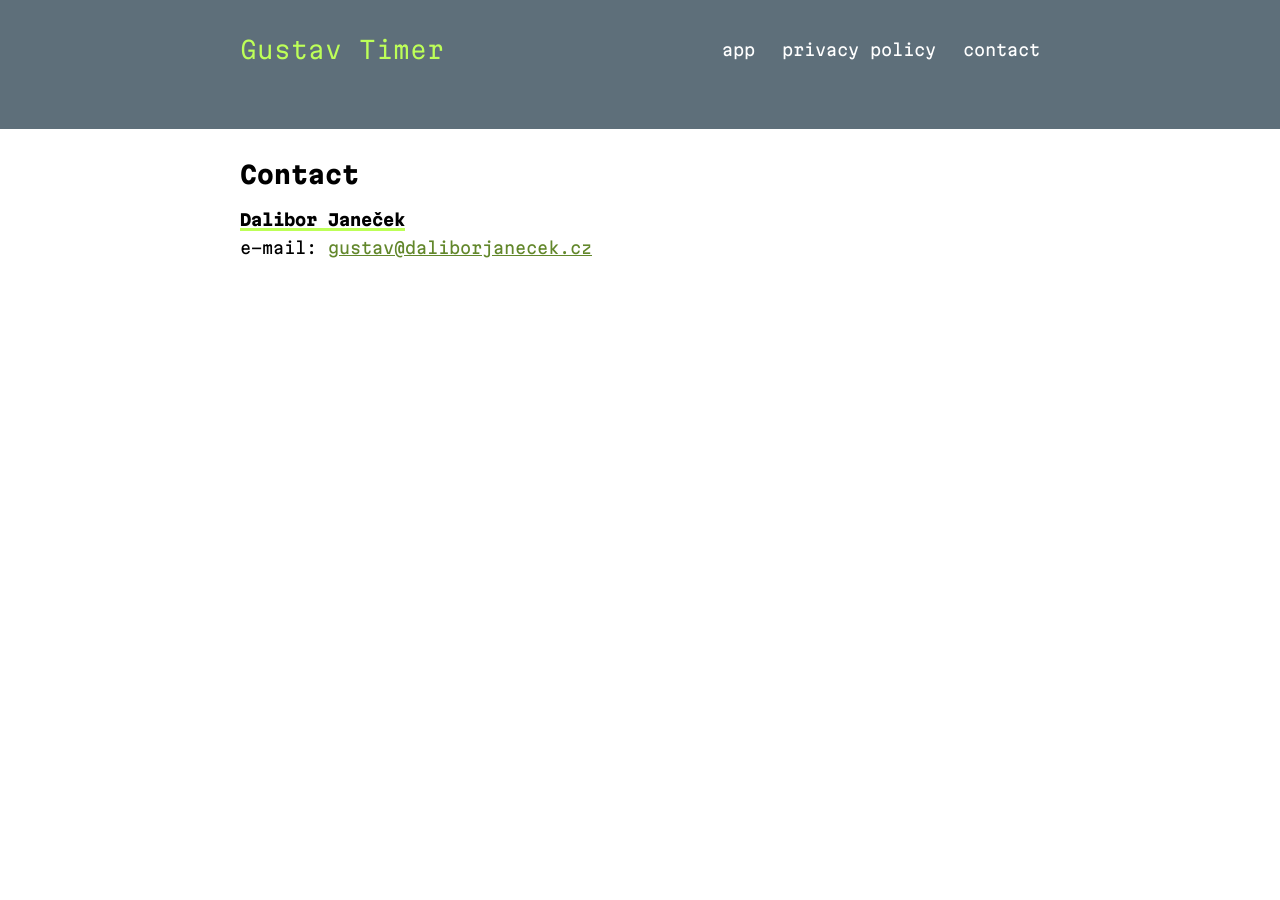
<file: docs/contact.html>
<!DOCTYPE html>
<html lang="en">
<head>
    <meta charset="UTF-8">
    <link rel="preconnect" href="https://fonts.googleapis.com">
<link rel="preconnect" href="https://fonts.gstatic.com" crossorigin>
<link href="https://fonts.googleapis.com/css2?family=Martian+Mono:wght@100..800&display=swap" rel="stylesheet">
    <link rel="stylesheet" href="style.css">
    <meta name="viewport" content="width=device-width, initial-scale=1.0">
    <title>Gustav Timer</title>
</head>
<body>
    <div class="header">
    <div class="container">
        <section>
            <div class="menu">
                <h1>Gustav Timer</h1>
                <div>
                    <a href="index.html">app</a>
                    <a href="pp.html">privacy policy</a>
                    <a href="contact.html">contact</a>
                <div>
            </div>
        </section>
    </div>
</div>
    <div class="container">
        <!-- <a href="#en">#en</a> <a href="#cz">#cz</a> -->
        <section id="en">
            <h1>Contact</h1>
            <article>
            <h3>Dalibor Janeček</h3>
                e-mail: <a href="mailto:gustav@daliborjanecek.cz">gustav@daliborjanecek.cz</a>
        </article>
        </section>
    </div>
</body>
</html>
</file>
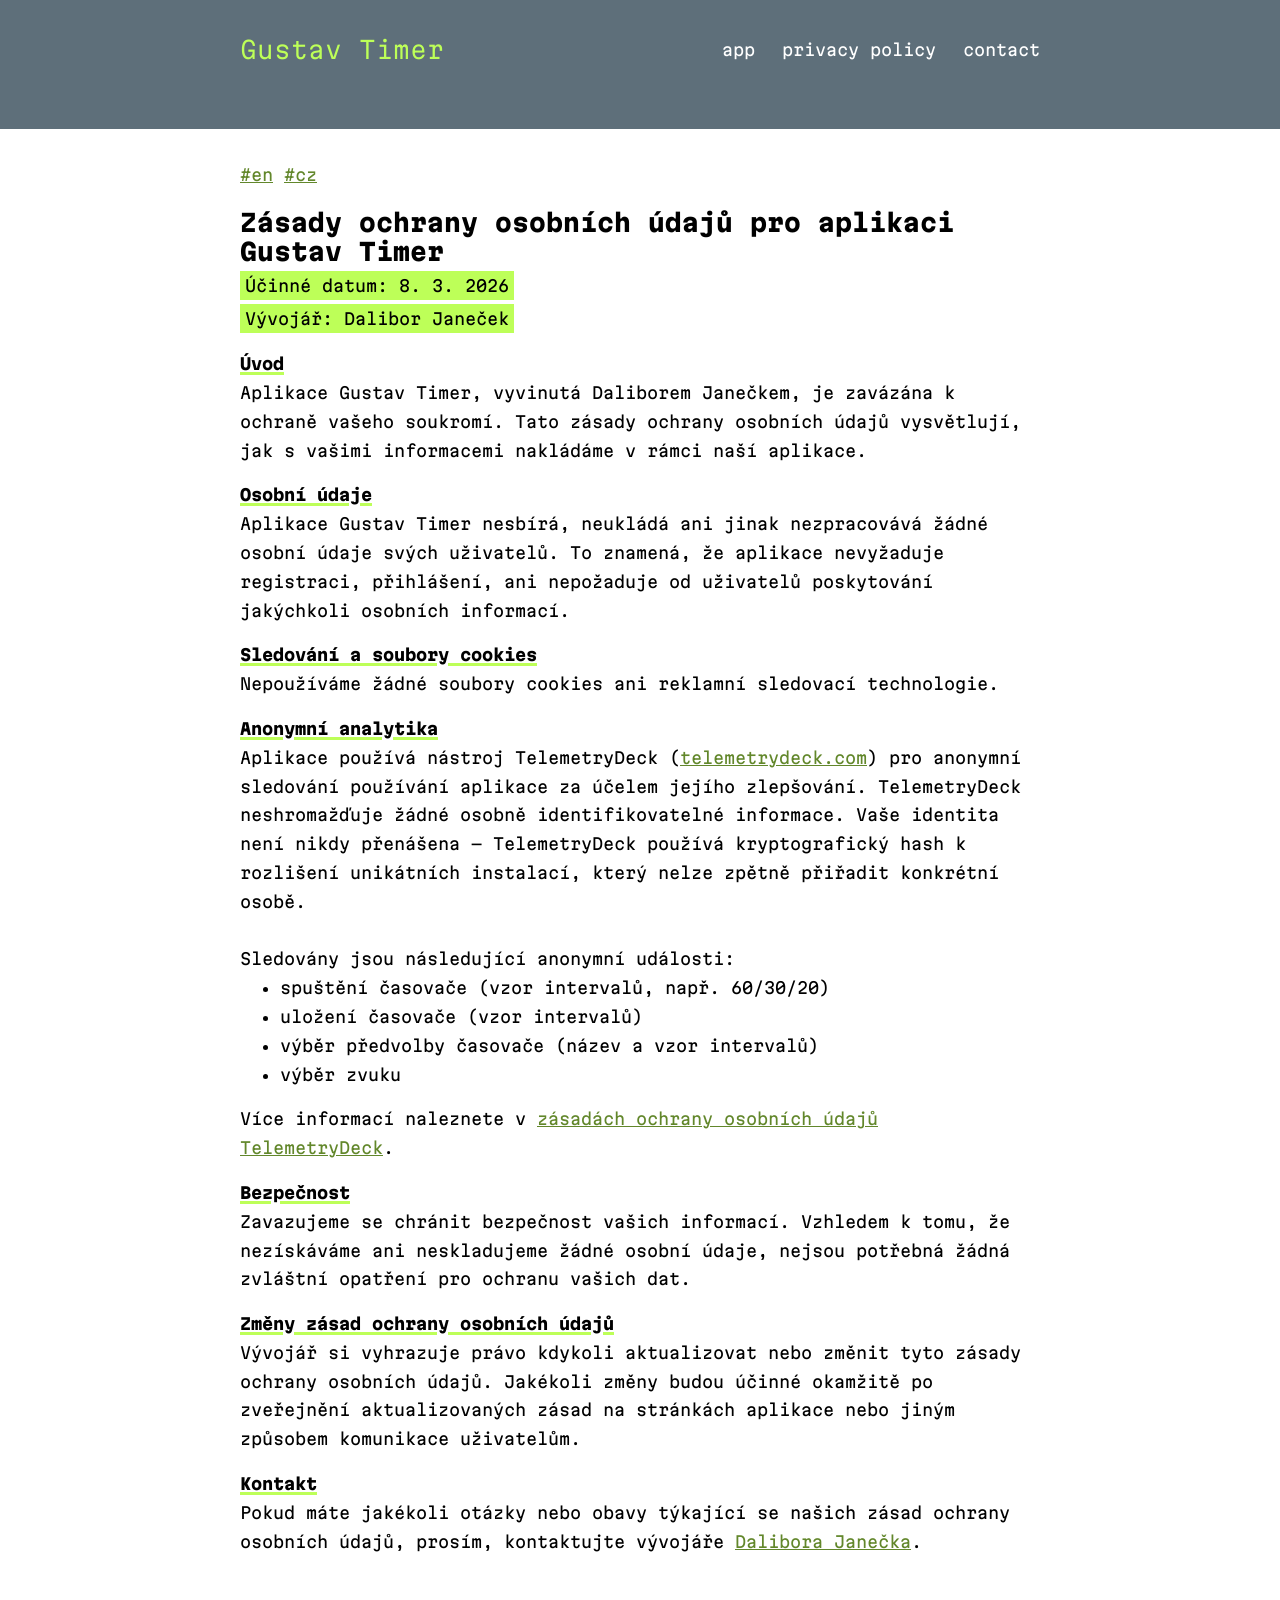
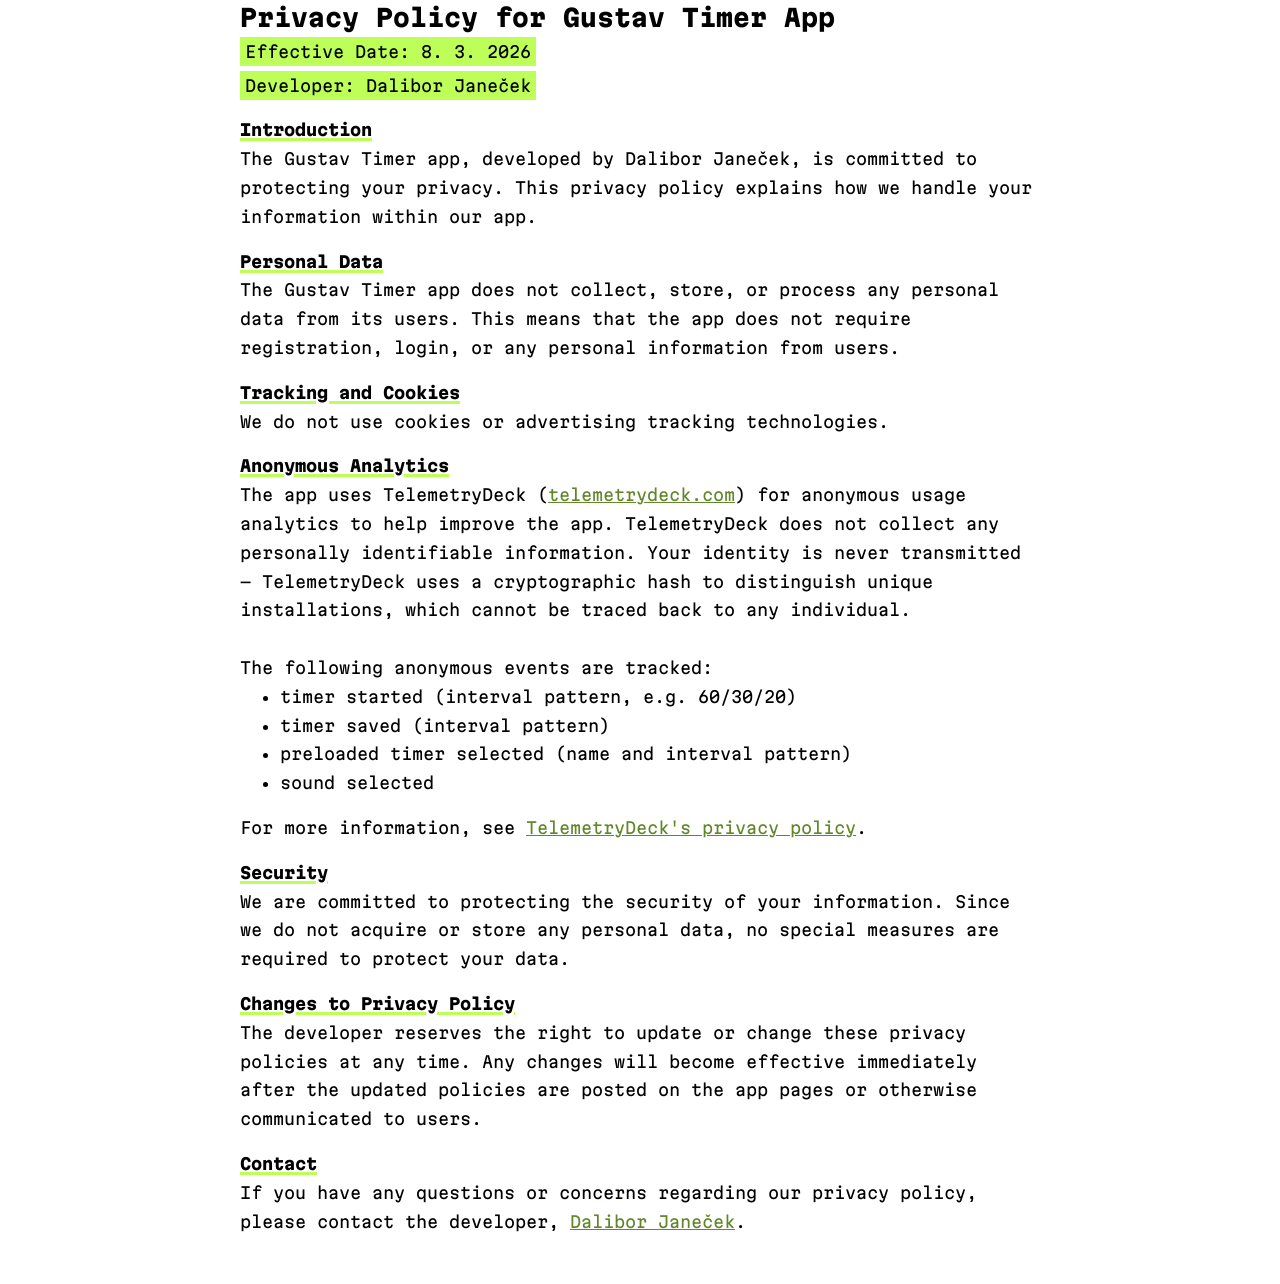
<file: docs/pp.html>
<!DOCTYPE html>
<html lang="en">
<head>
    <meta charset="UTF-8">
    <link rel="preconnect" href="https://fonts.googleapis.com">
<link rel="preconnect" href="https://fonts.gstatic.com" crossorigin>
<link href="https://fonts.googleapis.com/css2?family=Martian+Mono:wght@100..800&display=swap" rel="stylesheet">
    <link rel="stylesheet" href="style.css">
    <meta name="viewport" content="width=device-width, initial-scale=1.0">
    <title>Gustav Timer</title>
</head>
<body>
    <div class="header">
    <div class="container">
        <section>
            <div class="menu">
                <h1>Gustav Timer</h1>
                <div>
                    <a href="index.html">app</a>
                    <a href="pp.html">privacy policy</a>
                    <a href="contact.html">contact</a>
                <div>
            </div>
        </section>
    </div>
</div>
    <div class="container">
        <a href="#en">#en</a> <a href="#cz">#cz</a>
        <section id="cz">
            <h1>Zásady ochrany osobních údajů pro aplikaci Gustav Timer</h1>
            <p><span class="highlight">Účinné datum: 8. 3. 2026</span></p>
            <p><span class="highlight">Vývojář: Dalibor Janeček</span></p>
            <article>
            <h3>Úvod</h3>
            Aplikace Gustav Timer, vyvinutá Daliborem Janečkem, je zavázána k ochraně vašeho soukromí. Tato zásady ochrany osobních údajů vysvětlují, jak s vašimi informacemi nakládáme v rámci naší aplikace.
            </article>
        
            <article>
            <h3>Osobní údaje</h3>
            Aplikace Gustav Timer nesbírá, neukládá ani jinak nezpracovává žádné osobní údaje svých uživatelů. To znamená, že aplikace nevyžaduje registraci, přihlášení, ani nepožaduje od uživatelů poskytování jakýchkoli osobních informací.
            </article>
        
            <article>
            <h3>Sledování a soubory cookies</h3>
            Nepoužíváme žádné soubory cookies ani reklamní sledovací technologie.
            </article>

            <article>
            <h3>Anonymní analytika</h3>
            Aplikace používá nástroj TelemetryDeck (<a href="https://telemetrydeck.com" target="_blank">telemetrydeck.com</a>) pro anonymní sledování používání aplikace za účelem jejího zlepšování. TelemetryDeck neshromažďuje žádné osobně identifikovatelné informace. Vaše identita není nikdy přenášena — TelemetryDeck používá kryptografický hash k rozlišení unikátních instalací, který nelze zpětně přiřadit konkrétní osobě.
            <br><br>
            Sledovány jsou následující anonymní události:
            <ul>
                <li>spuštění časovače (vzor intervalů, např. 60/30/20)</li>
                <li>uložení časovače (vzor intervalů)</li>
                <li>výběr předvolby časovače (název a vzor intervalů)</li>
                <li>výběr zvuku</li>
            </ul>
            Více informací naleznete v <a href="https://telemetrydeck.com/privacy/" target="_blank">zásadách ochrany osobních údajů TelemetryDeck</a>.
            </article>
        
            <article>
            <h3>Bezpečnost</h3>
            Zavazujeme se chránit bezpečnost vašich informací. Vzhledem k tomu, že nezískáváme ani neskladujeme žádné osobní údaje, nejsou potřebná žádná zvláštní opatření pro ochranu vašich dat.
            </article>
        
            <article>
            <h3>Změny zásad ochrany osobních údajů</h3>
            Vývojář si vyhrazuje právo kdykoli aktualizovat nebo změnit tyto zásady ochrany osobních údajů. Jakékoli změny budou účinné okamžitě po zveřejnění aktualizovaných zásad na stránkách aplikace nebo jiným způsobem komunikace uživatelům.
            </article>
        
            <article>
            <h3>Kontakt</h3>
            Pokud máte jakékoli otázky nebo obavy týkající se našich zásad ochrany osobních údajů, prosím, kontaktujte vývojáře <a href="mailto:gustav@daliborjanecek.cz">Dalibora Janečka</a>.
            </article>
        </section>
        
        <section id="en">
        <h1>Privacy Policy for Gustav Timer App</h1>
        
        <p><span class="highlight">Effective Date: 8. 3. 2026</span></p>
        <p><span class="highlight">Developer: Dalibor Janeček</span></p>
        <article>
            <h3>Introduction</h3>
            The Gustav Timer app, developed by Dalibor Janeček, is committed to protecting your privacy. This privacy policy explains how we handle your information within our app.
        </article>
        
        <article>
            <h3>Personal Data</h3>
            The Gustav Timer app does not collect, store, or process any personal data from its users. This means that the app does not require registration, login, or any personal information from users.
        </article>
        
        <article>
            <h3>Tracking and Cookies</h3>
            We do not use cookies or advertising tracking technologies.
        </article>

        <article>
            <h3>Anonymous Analytics</h3>
            The app uses TelemetryDeck (<a href="https://telemetrydeck.com" target="_blank">telemetrydeck.com</a>) for anonymous usage analytics to help improve the app. TelemetryDeck does not collect any personally identifiable information. Your identity is never transmitted — TelemetryDeck uses a cryptographic hash to distinguish unique installations, which cannot be traced back to any individual.
            <br><br>
            The following anonymous events are tracked:
            <ul>
                <li>timer started (interval pattern, e.g. 60/30/20)</li>
                <li>timer saved (interval pattern)</li>
                <li>preloaded timer selected (name and interval pattern)</li>
                <li>sound selected</li>
            </ul>
            For more information, see <a href="https://telemetrydeck.com/privacy/" target="_blank">TelemetryDeck's privacy policy</a>.
        </article>
        
        <article>
            <h3>Security</h3>
            We are committed to protecting the security of your information. Since we do not acquire or store any personal data, no special measures are required to protect your data.
        </article>
        
        <article>
            <h3>Changes to Privacy Policy</h3>
            The developer reserves the right to update or change these privacy policies at any time. Any changes will become effective immediately after the updated policies are posted on the app pages or otherwise communicated to users.
        </article>
        
        <article>
            <h3>Contact</h3>
            If you have any questions or concerns regarding our privacy policy, please contact the developer, <a href="mailto:gustav@daliborjanecek.cz">Dalibor Janeček</a>.
        </article>
        </section>
    </div>
</body>
</html>
</file>
<file: docs/style.css>
body {
    font-family: "Martian Mono", monospace;
    line-height: 180%;
    margin: 0;
}

h1 {
    font-size: 1.5em;
}

h3 {
    font-size: 1em;
    text-decoration: underline;
    text-decoration-color: #BDFF58;
    text-decoration-thickness: 3px;
}



h1,
h3 {
    margin-bottom: 0px;
    font-weight: 800;
}

section {
    margin-bottom: 3em;
}

.highlight {
    background-color: #BDFF58;
    padding: 5px;
}

.container {
    max-width: 800px;
    margin: 0 auto;
    padding: 0 20px;
}

a {
    color: #62872b;
}

h3 a {
    color: black;
    text-decoration: underline;
    text-decoration-color: #BDFF58;
    text-decoration-thickness: 3px;
}

p {
    margin: .3em 0;
}

.header {
    padding: 1em 0;
    margin-bottom: 2em;
    background-color: #5E6F7A;
    color: #BDFF58;
}

.menu {
    display: flex;
    flex-wrap: wrap;
    justify-content: space-between;
    align-items: flex-end;
}

.menu h1 {
    font-weight: 300;
}

.menu a {
    padding-left: 1em;
    color: white;
    text-decoration: none;
}

ul {
    margin-top: 0;
}

.banner {
    display: flex;
    justify-content: space-between;
    margin-bottom: -10em;
    padding: 0 2em;
}

.banner img {
    width: 17%;
    -webkit-filter: drop-shadow(5px 5px 5px #666666);
    filter: drop-shadow(5px 5px 25px #00000068);
}

#after-banner {
    margin-top: 12em;
}

@media screen and (max-width: 1000px) {

    .banner {
        display: flex;
        justify-content: space-between;
        margin-bottom: -4em;
        padding: 0 2em;
    }

    #after-banner {
        margin-top: 6em;
    }
}

@media screen and (max-width: 600px) {

    .menu a {
        padding-left: 0em;
    }

    .menu {
        flex-direction: column;
        align-items: flex-start;
    }

    .banner img {
        width: 30%;
    }

    .banner img:nth-of-type(n+4) {
        display: none;
    }
}

@media screen and (max-width: 380px) {
    .banner img {
        width: 80%;
    }

    .banner img:nth-of-type(n+2) {
        display: none;
    }
}
</file>
